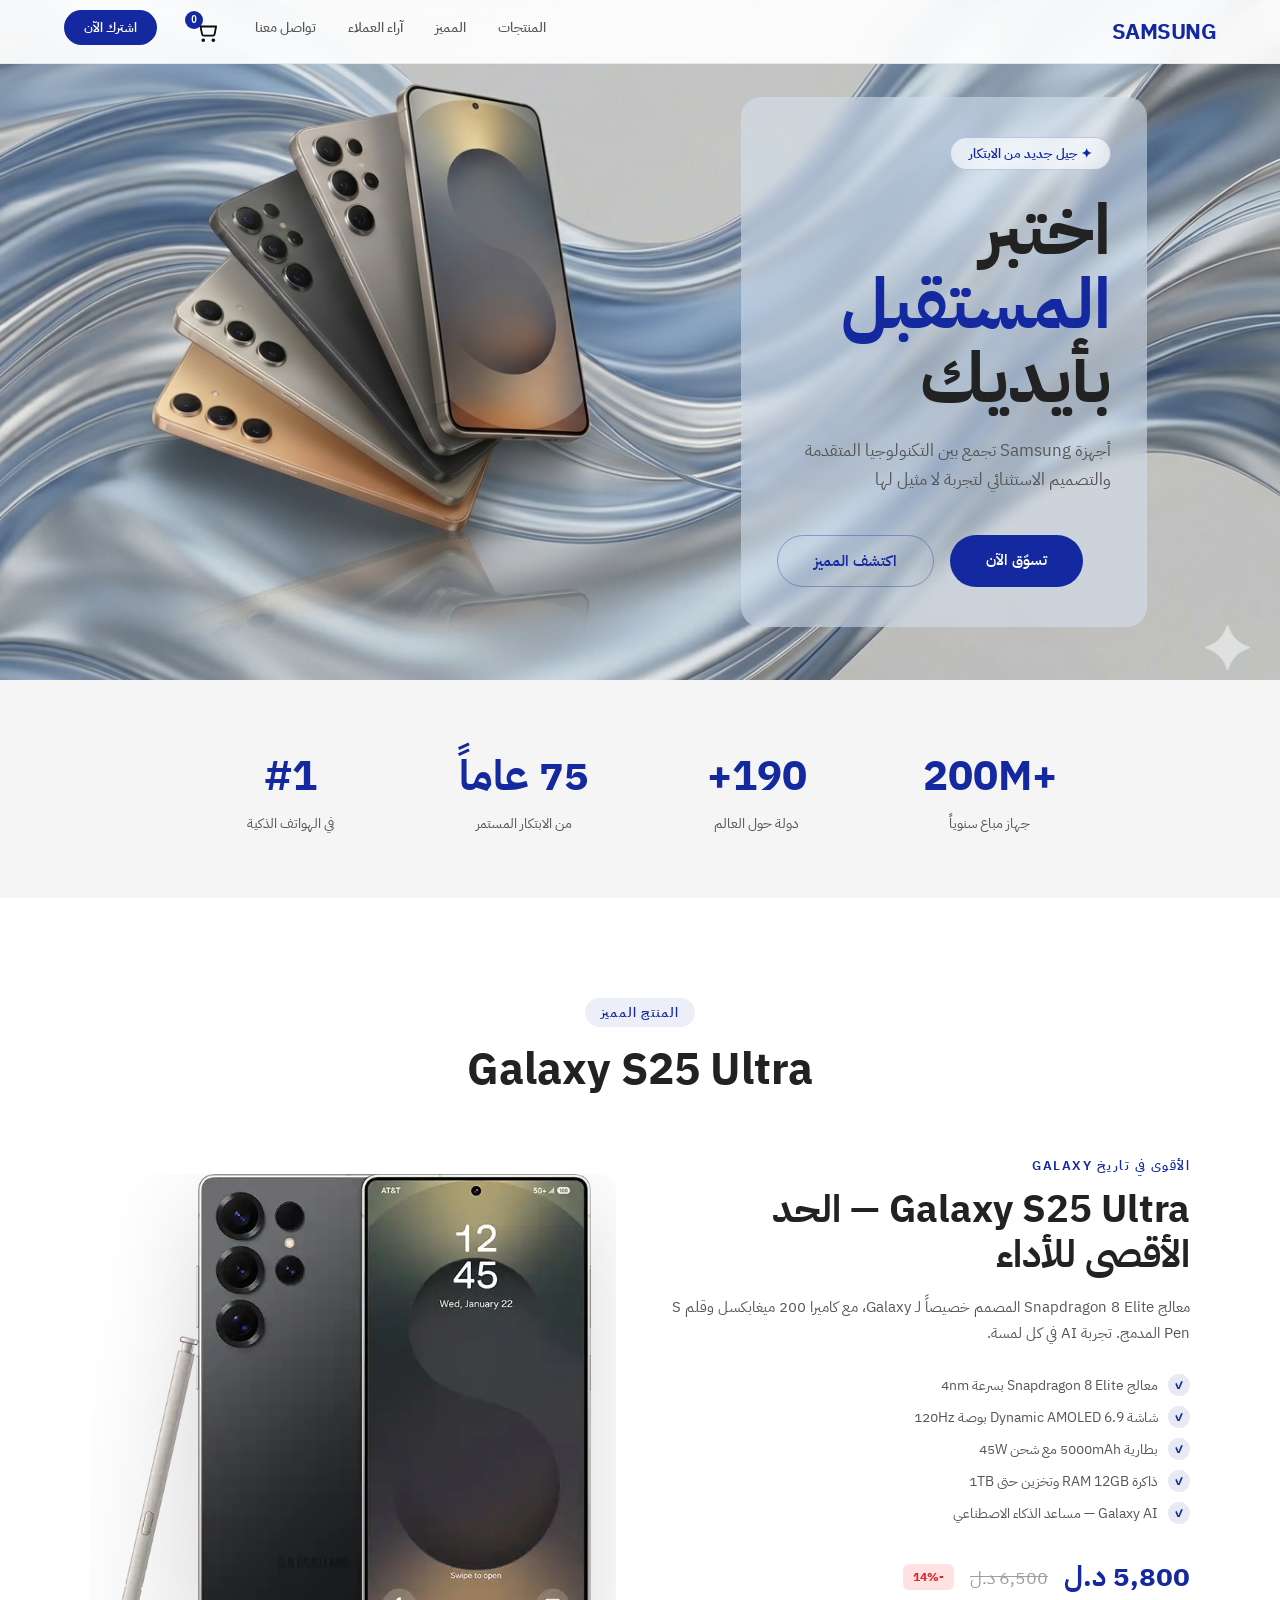
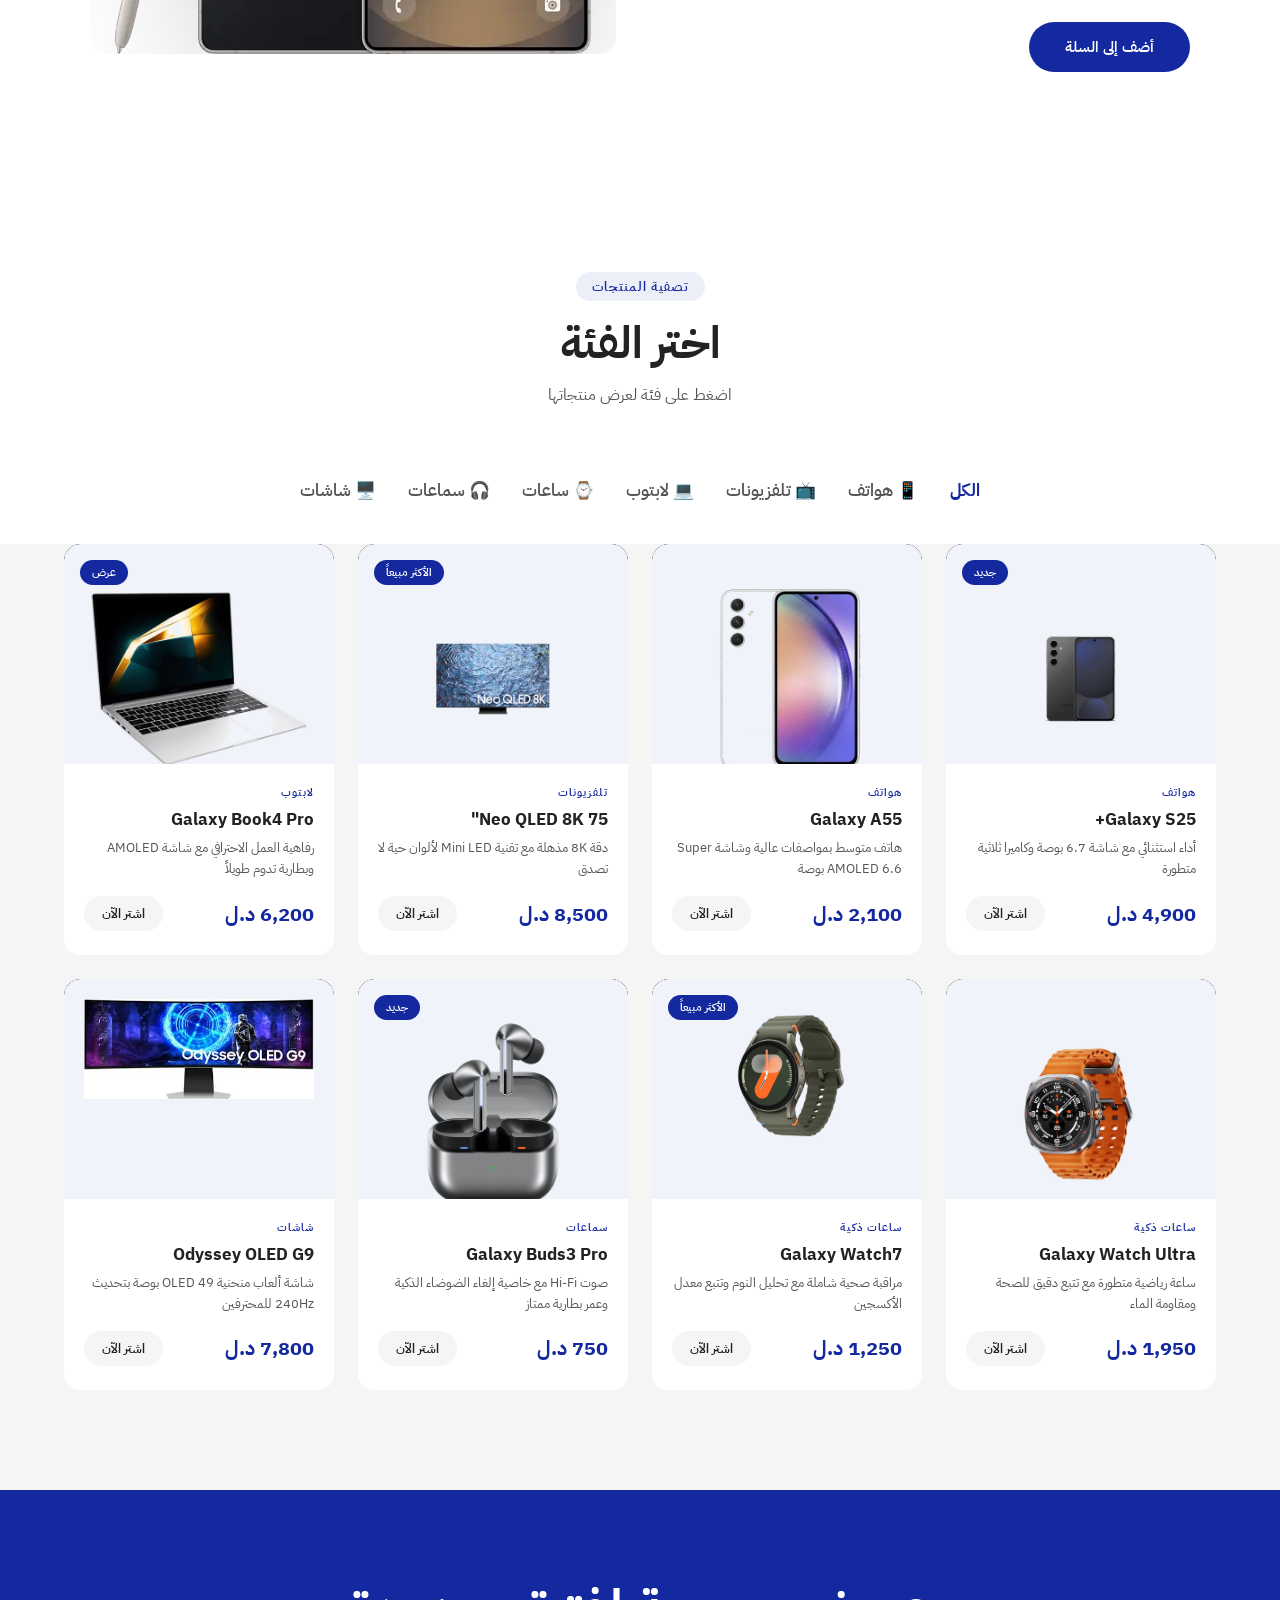
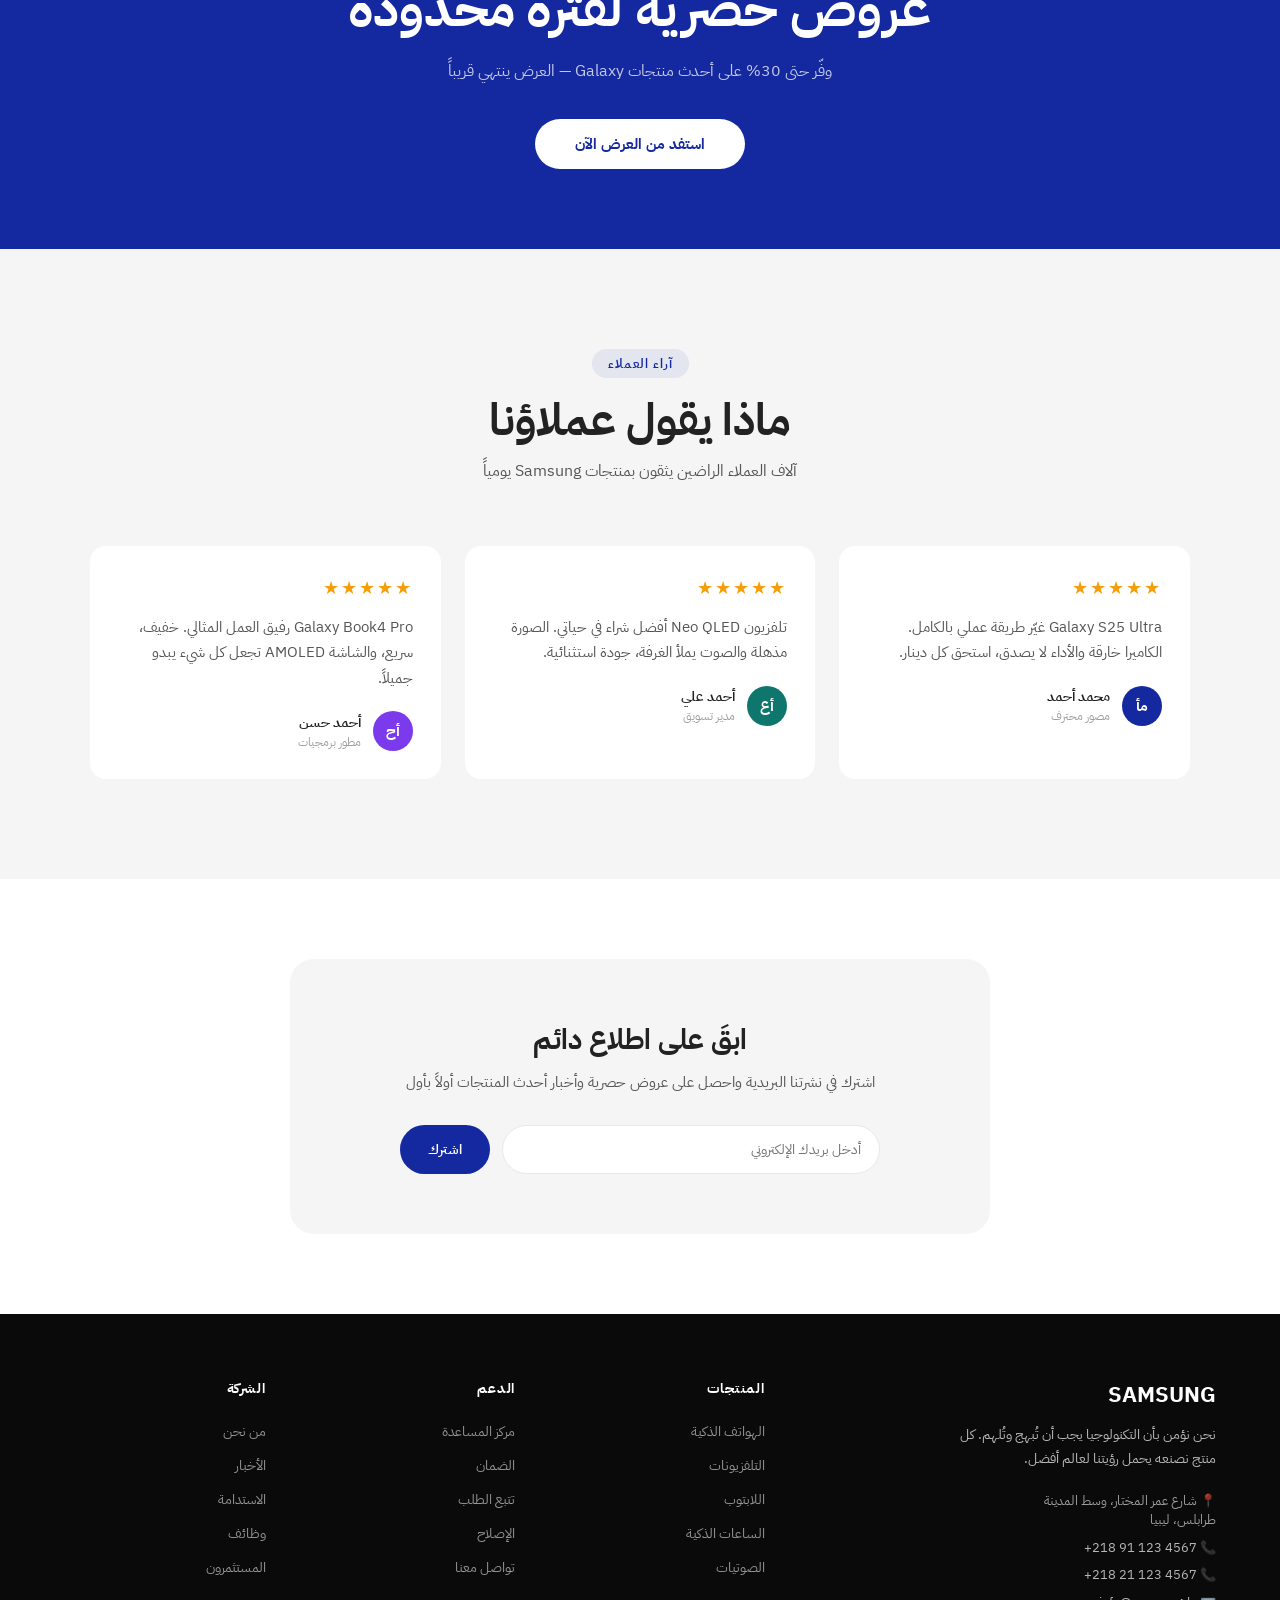
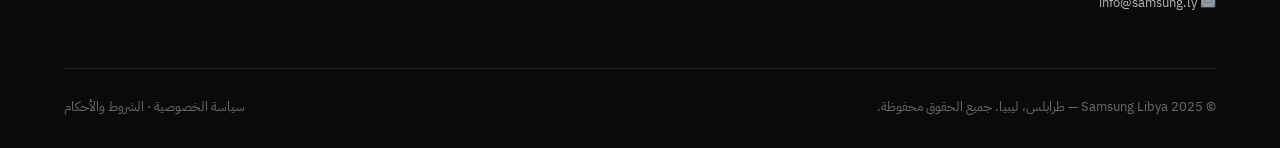
<file: index.html>
<!DOCTYPE html>
<html lang="ar" dir="rtl">
<head>
  <meta charset="UTF-8">
  <meta name="viewport" content="width=device-width, initial-scale=1.0">
  <meta name="description" content="سامسونج - اكتشف أحدث منتجات Samsung من هواتف وتلفزيونات وأجهزة منزلية">
  <meta name="keywords" content="Samsung, سامسونج, هواتف, تلفزيون, أجهزة">
  <meta name="author" content="Samsung Store">
  <title>Samsung - اكتشف الابتكار</title>
  <link rel="preconnect" href="https://fonts.googleapis.com">
  <link href="https://fonts.googleapis.com/css2?family=IBM+Plex+Sans+Arabic:wght@300;400;500;600;700&display=swap" rel="stylesheet">
  <link rel="stylesheet" href="style.css">
</head>
<body>

  <!-- NAVBAR -->
  <nav>
    <a href="#" class="nav-logo">SAMSUNG</a>
    <ul class="nav-links">
      <li><a href="#products">المنتجات</a></li>
      <li><a href="#featured">المميز</a></li>
      <li><a href="#testimonials">آراء العملاء</a></li>
      <li><a href="contact.html" target="_blank">تواصل معنا</a></li>
      <li>
        <button class="cart-btn" onclick="toggleCart()">
          <svg xmlns="http://www.w3.org/2000/svg" width="22" height="22" viewBox="0 0 24 24" fill="none" stroke="currentColor" stroke-width="2" stroke-linecap="round" stroke-linejoin="round">
            <circle cx="9" cy="21" r="1"/><circle cx="20" cy="21" r="1"/>
            <path d="M1 1h4l2.68 13.39a2 2 0 0 0 2 1.61h9.72a2 2 0 0 0 2-1.61L23 6H6"/>
          </svg>
          <span class="cart-count" id="cart-count">0</span>
        </button>
      </li>
      <li><a href="#newsletter" class="nav-cta">اشترك الآن</a></li>
    </ul>
    <!-- زر الجوال: السلة + ☰ -->
    <div class="mob-nav-right">
      <button class="cart-btn" onclick="toggleCart()">
        <svg xmlns="http://www.w3.org/2000/svg" width="22" height="22" viewBox="0 0 24 24" fill="none" stroke="currentColor" stroke-width="2" stroke-linecap="round" stroke-linejoin="round">
          <circle cx="9" cy="21" r="1"/><circle cx="20" cy="21" r="1"/>
          <path d="M1 1h4l2.68 13.39a2 2 0 0 0 2 1.61h9.72a2 2 0 0 0 2-1.61L23 6H6"/>
        </svg>
        <span class="cart-count" id="cart-count-mob">0</span>
      </button>
      <button class="nav-toggle" id="nav-toggle" onclick="toggleMenu()">☰</button>
    </div>
  </nav>

  <!-- MOBILE MENU -->
  <div class="mobile-menu" id="mobile-menu">
    <ul>
      <li><a href="#products" onclick="closeMenu()">المنتجات</a></li>
      <li><a href="#featured" onclick="closeMenu()">المميز</a></li>
      <li><a href="#testimonials" onclick="closeMenu()">آراء العملاء</a></li>
      <li><a href="contact.html" target="_blank" onclick="closeMenu()">تواصل معنا</a></li>
    </ul>
    <a href="#newsletter" class="mob-cta" onclick="closeMenu()">اشترك الآن</a>
  </div>

  <!-- HERO -->
  <section class="hero">
    <img src="2.png" alt="" class="hero-bg-full" />
    <div class="hero-inner">
      <div class="hero-content">
        <span class="hero-badge">✦ جيل جديد من الابتكار</span>
        <h1>اختبر <span>المستقبل</span><br>بأيديك</h1>
        <p>أجهزة Samsung تجمع بين التكنولوجيا المتقدمة والتصميم الاستثنائي لتجربة لا مثيل لها</p>
        <div class="hero-buttons">
          <a href="#products" class="btn-primary">تسوّق الآن</a>
          <a href="#featured" class="btn-outline">اكتشف المميز</a>
        </div>
      </div>
    </div>
  </section>

  <!-- STATS -->
  <div class="stats">
    <div class="stats-grid">
      <div class="stat-item">
        <h3>+200M</h3>
        <p>جهاز مباع سنوياً</p>
      </div>
      <div class="stat-item">
        <h3>190+</h3>
        <p>دولة حول العالم</p>
      </div>
      <div class="stat-item">
        <h3>75 عاماً</h3>
        <p>من الابتكار المستمر</p>
      </div>
      <div class="stat-item">
        <h3>#1</h3>
        <p>في الهواتف الذكية</p>
      </div>
    </div>
  </div>


  <!-- FEATURED PRODUCT -->
  <section class="featured" id="featured">
    <div class="section-header">
      <span class="section-tag">المنتج المميز</span>
      <h2 class="section-title">Galaxy S25 Ultra</h2>
    </div>
    <div class="featured-grid">
      <div class="featured-info">
        <h3>الأقوى في تاريخ Galaxy</h3>
        <h2>Galaxy S25 Ultra — الحد الأقصى للأداء</h2>
        <p>معالج Snapdragon 8 Elite المصمم خصيصاً لـ Galaxy، مع كاميرا 200 ميغابكسل وقلم S Pen المدمج. تجربة AI في كل لمسة.</p>
        <ul class="specs-list">
          <li>معالج Snapdragon 8 Elite بسرعة 4nm</li>
          <li>شاشة Dynamic AMOLED 6.9 بوصة 120Hz</li>
          <li>بطارية 5000mAh مع شحن 45W</li>
          <li>ذاكرة RAM 12GB وتخزين حتى 1TB</li>
          <li>Galaxy AI — مساعد الذكاء الاصطناعي</li>
        </ul>
        <div class="price-row">
          <span class="price">5,800 د.ل</span>
          <span class="price-old">6,500 د.ل</span>
          <span class="discount-badge">-14%</span>
        </div>
        <a href="#" class="btn-primary">أضف إلى السلة</a>
      </div>
      <div class="featured-visual">
        <img src="titanium-black-hero-zoom.jpg" alt="Galaxy S25 Ultra" class="featured-product-img" />
      </div>
    </div>
  </section>
<!-- FILTER SECTION -->
  <section class="search-section" id="products">
    <div class="section-header">
      <span class="section-tag">تصفية المنتجات</span>
      <h2 class="section-title">اختر الفئة</h2>
      <p class="section-sub">اضغط على فئة لعرض منتجاتها</p>
    </div>
    <div class="search-box">
      <div class="filter-tabs">
        <button class="filter-tab filter-tab-active" onclick="filterProducts('all')">الكل</button>
        <button class="filter-tab" onclick="filterProducts('phones')">📱 هواتف</button>
        <button class="filter-tab" onclick="filterProducts('tv')">📺 تلفزيونات</button>
        <button class="filter-tab" onclick="filterProducts('laptop')">💻 لابتوب</button>
        <button class="filter-tab" onclick="filterProducts('watch')">⌚ ساعات</button>
        <button class="filter-tab" onclick="filterProducts('audio')">🎧 سماعات</button>
        <button class="filter-tab" onclick="filterProducts('screen')">🖥️ شاشات</button>
      </div>
    </div>
  </section>

  <!-- PRODUCTS GRID -->
  <section class="products" style="padding-top: 0;">
    <div class="products-grid" id="productsGrid">

      <!-- هواتف -->
      <div class="product-card" data-cat="phones">
        <div class="card-visual card-visual-img">
          <span class="card-badge">جديد</span>
          <img
            src="s25plus.png"
            alt="Galaxy S25+"
            class="card-product-img"
          >
        </div>
        <div class="card-body">
          <div class="card-category">هواتف</div>
          <div class="card-title">Galaxy S25+</div>
          <div class="card-desc">أداء استثنائي مع شاشة 6.7 بوصة وكاميرا ثلاثية متطورة</div>
          <div class="card-footer">
            <span class="card-price">4,900 د.ل</span>
            <a href="#" class="card-btn">اشتر الآن</a>
          </div>
        </div>
      </div>

      <div class="product-card" data-cat="phones">
        <div class="card-visual card-visual-img">
          <img
            src="Samsung-Galaxy-A55.png"
            alt="Galaxy A55"
            class="card-product-img"
          >
        </div>
        <div class="card-body">
          <div class="card-category">هواتف</div>
          <div class="card-title">Galaxy A55</div>
          <div class="card-desc">هاتف متوسط بمواصفات عالية وشاشة Super AMOLED 6.6 بوصة</div>
          <div class="card-footer">
            <span class="card-price">2,100 د.ل</span>
            <a href="#" class="card-btn">اشتر الآن</a>
          </div>
        </div>
      </div>

      <!-- تلفزيونات -->
      <div class="product-card" data-cat="tv">
        <div class="card-visual card-visual-img">
          <span class="card-badge">الأكثر مبيعاً</span>
          <img
            src="qled.png"
            alt="Neo QLED 8K"
            class="card-product-img"
          >
        </div>
        <div class="card-body">
          <div class="card-category">تلفزيونات</div>
          <div class="card-title">Neo QLED 8K 75"</div>
          <div class="card-desc">دقة 8K مذهلة مع تقنية Mini LED لألوان حية لا تصدق</div>
          <div class="card-footer">
            <span class="card-price">8,500 د.ل</span>
            <a href="#" class="card-btn">اشتر الآن</a>
          </div>
        </div>
      </div>

      <!-- لابتوب -->
      <div class="product-card" data-cat="laptop">
        <div class="card-visual card-visual-img">
          <span class="card-badge">عرض</span>
          <img
            src="Galaxy_Book4_Pro1.png"
            alt="Galaxy Book4 Pro"
            class="card-product-img"
          >
        </div>
        <div class="card-body">
          <div class="card-category">لابتوب</div>
          <div class="card-title">Galaxy Book4 Pro</div>
          <div class="card-desc">رفاهية العمل الاحترافي مع شاشة AMOLED وبطارية تدوم طويلاً</div>
          <div class="card-footer">
            <span class="card-price">6,200 د.ل</span>
            <a href="#" class="card-btn">اشتر الآن</a>
          </div>
        </div>
      </div>

      <!-- ساعات -->
      <div class="product-card" data-cat="watch">
        <div class="card-visual card-visual-img">
          <img
            src="Galaxy-Watch-Ultra-1.png"
            alt="Galaxy Watch Ultra"
            class="card-product-img"
          >
        </div>
        <div class="card-body">
          <div class="card-category">ساعات ذكية</div>
          <div class="card-title">Galaxy Watch Ultra</div>
          <div class="card-desc">ساعة رياضية متطورة مع تتبع دقيق للصحة ومقاومة الماء</div>
          <div class="card-footer">
            <span class="card-price">1,950 د.ل</span>
            <a href="#" class="card-btn">اشتر الآن</a>
          </div>
        </div>
      </div>

      <div class="product-card" data-cat="watch">
        <div class="card-visual card-visual-img">
          <span class="card-badge">الأكثر مبيعاً</span>
          <img
            src="watch34343.jpg"
            alt="Galaxy Watch7"
            class="card-product-img watch-img"
          >
        </div>
        <div class="card-body">
          <div class="card-category">ساعات ذكية</div>
          <div class="card-title">Galaxy Watch7</div>
          <div class="card-desc">مراقبة صحية شاملة مع تحليل النوم وتتبع معدل الأكسجين</div>
          <div class="card-footer">
            <span class="card-price">1,250 د.ل</span>
            <a href="#" class="card-btn">اشتر الآن</a>
          </div>
        </div>
      </div>

      <!-- سماعات -->
      <div class="product-card" data-cat="audio">
        <div class="card-visual card-visual-img">
          <span class="card-badge">جديد</span>
          <img
            src="Galaxy_Buds3_Pro.png"
            alt="Galaxy Buds3 Pro"
            class="card-product-img"
          >
        </div>
        <div class="card-body">
          <div class="card-category">سماعات</div>
          <div class="card-title">Galaxy Buds3 Pro</div>
          <div class="card-desc">صوت Hi-Fi مع خاصية إلغاء الضوضاء الذكية وعمر بطارية ممتاز</div>
          <div class="card-footer">
            <span class="card-price">750 د.ل</span>
            <a href="#" class="card-btn">اشتر الآن</a>
          </div>
        </div>
      </div>

      <!-- شاشات -->
      <div class="product-card" data-cat="screen">
        <div class="card-visual card-visual-img">
          <img
            src="12222121212.jpg"
            alt="Odyssey OLED G9"
            class="card-product-img odyssey-img"
          >
        </div>
        <div class="card-body">
          <div class="card-category">شاشات</div>
          <div class="card-title">Odyssey OLED G9</div>
          <div class="card-desc">شاشة ألعاب منحنية OLED 49 بوصة بتحديث 240Hz للمحترفين</div>
          <div class="card-footer">
            <span class="card-price">7,800 د.ل</span>
            <a href="#" class="card-btn">اشتر الآن</a>
          </div>
        </div>
      </div>

    </div>
  </section>

  <!-- PROMO BANNER -->
  <section class="promo-banner">
    <h2>عروض حصرية لفترة محدودة</h2>
    <p>وفّر حتى 30% على أحدث منتجات Galaxy — العرض ينتهي قريباً</p>
    <a href="#products" class="btn-white">استفد من العرض الآن</a>
  </section>

  <!-- TESTIMONIALS -->
  <section class="testimonials" id="testimonials">
    <div class="section-header">
      <span class="section-tag">آراء العملاء</span>
      <h2 class="section-title">ماذا يقول عملاؤنا</h2>
      <p class="section-sub">آلاف العملاء الراضين يثقون بمنتجات Samsung يومياً</p>
    </div>
    <div class="t-grid">
      <div class="t-card">
        <div class="t-stars">★★★★★</div>
        <p class="t-text">Galaxy S25 Ultra غيّر طريقة عملي بالكامل. الكاميرا خارقة والأداء لا يصدق، استحق كل دينار.</p>
        <div class="t-author">
          <div class="t-avatar" style="background: var(--blue);">مأ</div>
          <div>
            <div class="t-name">محمد أحمد</div>
            <div class="t-role">مصور محترف</div>
          </div>
        </div>
      </div>
      <div class="t-card">
        <div class="t-stars">★★★★★</div>
        <p class="t-text">تلفزيون Neo QLED أفضل شراء في حياتي. الصورة مذهلة والصوت يملأ الغرفة، جودة استثنائية.</p>
        <div class="t-author">
          <div class="t-avatar" style="background: #0f766e;">أع</div>
          <div>
            <div class="t-name">أحمد علي</div>
            <div class="t-role">مدير تسويق</div>
          </div>
        </div>
      </div>
      <div class="t-card">
        <div class="t-stars">★★★★★</div>
        <p class="t-text">Galaxy Book4 Pro رفيق العمل المثالي. خفيف، سريع، والشاشة AMOLED تجعل كل شيء يبدو جميلاً.</p>
        <div class="t-author">
          <div class="t-avatar" style="background: #7c3aed;">أح</div>
          <div>
            <div class="t-name">أحمد حسن</div>
            <div class="t-role">مطور برمجيات</div>
          </div>
        </div>
      </div>
    </div>
  </section>

  <!-- NEWSLETTER -->
  <section class="newsletter" id="newsletter">
    <div class="newsletter-box">
      <h2>ابقَ على اطلاع دائم</h2>
      <p>اشترك في نشرتنا البريدية واحصل على عروض حصرية وأخبار أحدث المنتجات أولاً بأول</p>
      <div class="form-row">
        <input type="email" placeholder="أدخل بريدك الإلكتروني">
        <button type="button">اشترك</button>
      </div>
    </div>
  </section>

  <!-- FOOTER -->
  <footer>
    <div class="footer-grid">
      <div class="footer-brand">
        <h3>SAMSUNG</h3>
        <p>نحن نؤمن بأن التكنولوجيا يجب أن تُبهج وتُلهم. كل منتج نصنعه يحمل رؤيتنا لعالم أفضل.</p>
        <address class="footer-address">
          <p>📍 شارع عمر المختار، وسط المدينة<br>طرابلس، ليبيا</p>
          <p>📞 <a href="tel:+218911234567">‎+218 91 123 4567</a></p>
          <p>📞 <a href="tel:+218211234567">‎+218 21 123 4567</a></p>
          <p>✉️ <a href="mailto:info@samsung.ly">info@samsung.ly</a></p>
        </address>
      </div>
      <div class="footer-col">
        <h4>المنتجات</h4>
        <ul>
          <li><a href="#">الهواتف الذكية</a></li>
          <li><a href="#">التلفزيونات</a></li>
          <li><a href="#">اللابتوب</a></li>
          <li><a href="#">الساعات الذكية</a></li>
          <li><a href="#">الصوتيات</a></li>
        </ul>
      </div>
      <div class="footer-col">
        <h4>الدعم</h4>
        <ul>
          <li><a href="#">مركز المساعدة</a></li>
          <li><a href="#">الضمان</a></li>
          <li><a href="#">تتبع الطلب</a></li>
          <li><a href="#">الإصلاح</a></li>
          <li><a href="#">تواصل معنا</a></li>
        </ul>
      </div>
      <div class="footer-col">
        <h4>الشركة</h4>
        <ul>
          <li><a href="#">من نحن</a></li>
          <li><a href="#">الأخبار</a></li>
          <li><a href="#">الاستدامة</a></li>
          <li><a href="#">وظائف</a></li>
          <li><a href="#">المستثمرون</a></li>
        </ul>
      </div>
    </div>
    <div class="footer-bottom">
      <span>© 2025 Samsung Libya — طرابلس، ليبيا. جميع الحقوق محفوظة.</span>
      <span>سياسة الخصوصية · الشروط والأحكام</span>
    </div>
  </footer>

  <script src="script.js"></script>
</body>
</html>
</file>
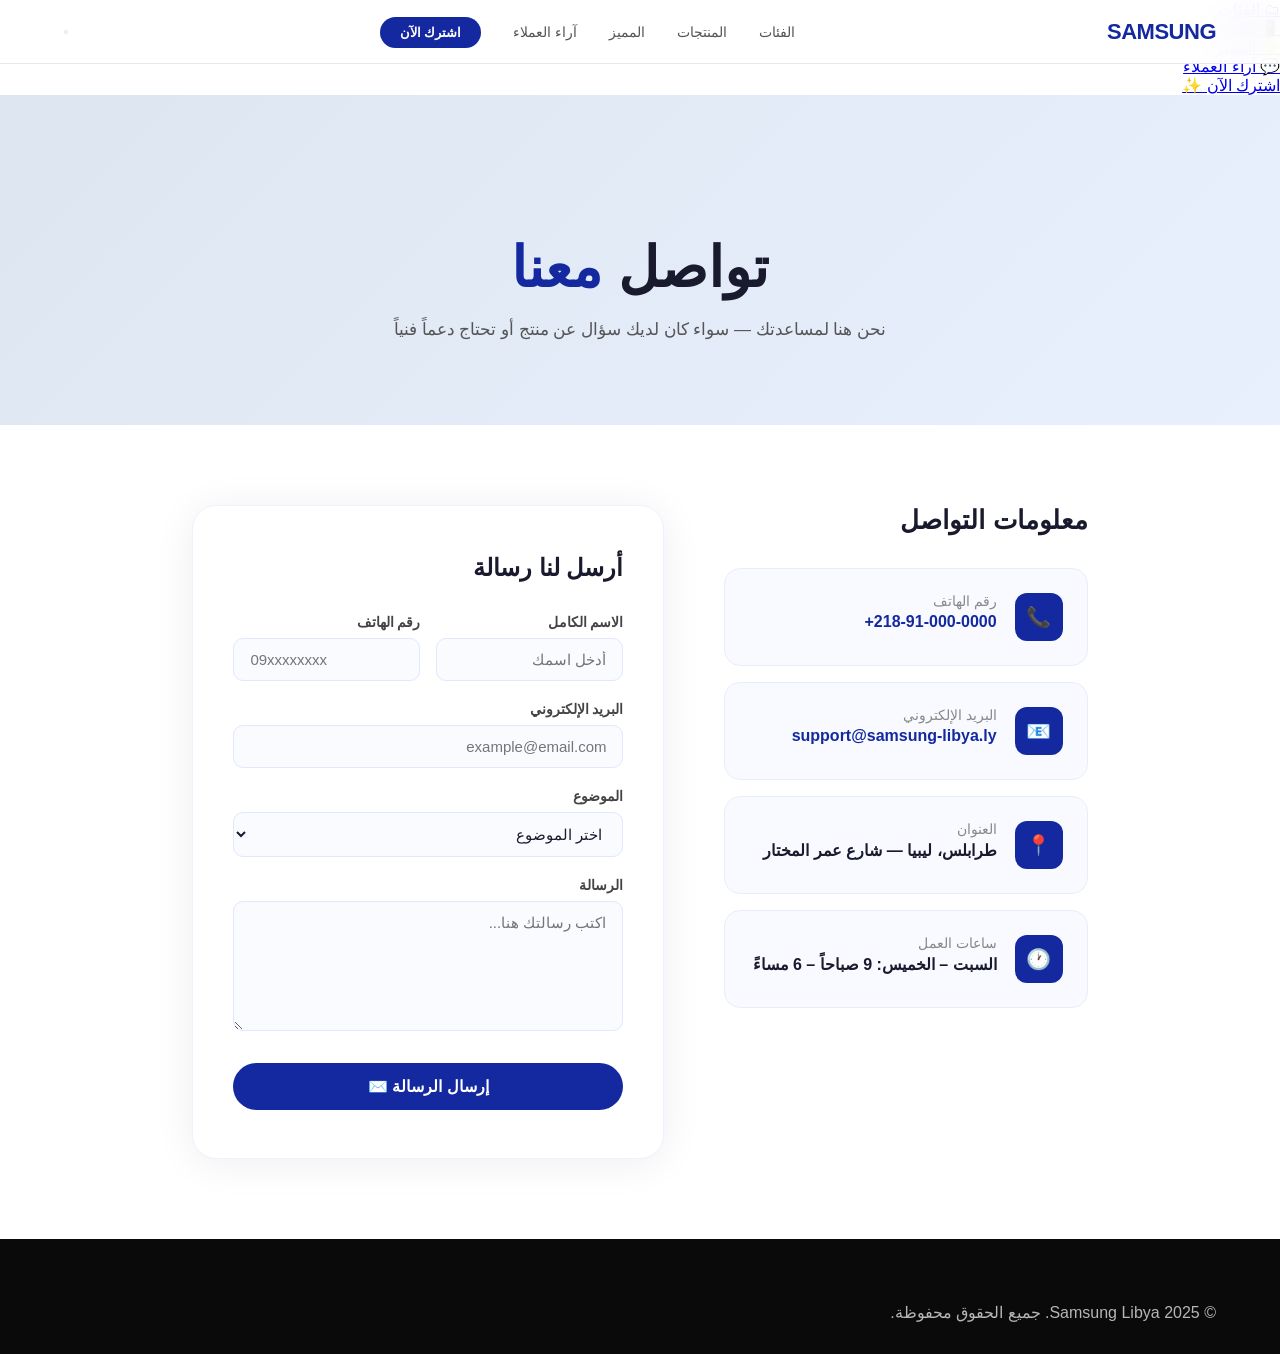
<file: contact.html>
<!DOCTYPE html>
<html lang="ar" dir="rtl">
<head>
  <meta charset="UTF-8" />
  <meta name="viewport" content="width=device-width, initial-scale=1.0" />
  <title>تواصل معنا — Samsung Libya</title>
  <link rel="stylesheet" href="style.css" />
  <style>
    /* ===== CONTACT PAGE ===== */
    .contact-hero {
      background: linear-gradient(135deg, #dde6f0 0%, #e8f0fe 100%);
      padding: 140px 8% 80px;
      text-align: center;
    }

    .contact-hero h1 {
      font-size: clamp(32px, 5vw, 56px);
      font-weight: 700;
      color: #1a1a2e;
      margin-bottom: 16px;
    }

    .contact-hero h1 span { color: #1428a0; }

    .contact-hero p {
      font-size: 17px;
      color: #555;
      max-width: 500px;
      margin: 0 auto;
      line-height: 1.7;
    }

    /* ===== CONTACT SECTION ===== */
    .contact-section {
      padding: 80px 8%;
      max-width: 1100px;
      margin: 0 auto;
      display: grid;
      grid-template-columns: 1fr 1.3fr;
      gap: 60px;
      align-items: start;
    }

    /* معلومات التواصل */
    .contact-info h2 {
      font-size: 26px;
      font-weight: 700;
      color: #1a1a2e;
      margin-bottom: 32px;
    }

    .info-card {
      display: flex;
      align-items: flex-start;
      gap: 18px;
      padding: 24px;
      background: #f8faff;
      border-radius: 16px;
      margin-bottom: 16px;
      border: 1px solid #e8eef8;
      transition: box-shadow 0.3s;
    }

    .info-card:hover {
      box-shadow: 0 8px 24px rgba(20,40,160,0.08);
    }

    .info-icon {
      width: 48px;
      height: 48px;
      background: #1428a0;
      border-radius: 12px;
      display: flex;
      align-items: center;
      justify-content: center;
      flex-shrink: 0;
      font-size: 20px;
    }

    .info-text h4 {
      font-size: 14px;
      color: #888;
      margin-bottom: 4px;
      font-weight: 500;
    }

    .info-text p {
      font-size: 16px;
      color: #1a1a2e;
      font-weight: 600;
      margin: 0;
    }

    .info-text a {
      color: #1428a0;
      text-decoration: none;
    }

    /* الفورم */
    .contact-form-wrap {
      background: #fff;
      border-radius: 24px;
      padding: 48px 40px;
      box-shadow: 0 4px 40px rgba(0,0,0,0.07);
      border: 1px solid #eef2ff;
    }

    .contact-form-wrap h2 {
      font-size: 24px;
      font-weight: 700;
      color: #1a1a2e;
      margin-bottom: 32px;
    }

    .form-group {
      margin-bottom: 20px;
    }

    .form-group label {
      display: block;
      font-size: 14px;
      font-weight: 600;
      color: #444;
      margin-bottom: 8px;
    }

    .form-group input,
    .form-group select,
    .form-group textarea {
      width: 100%;
      padding: 12px 16px;
      border: 1.5px solid #e0e7ff;
      border-radius: 10px;
      font-size: 15px;
      font-family: 'IBM Plex Sans Arabic', sans-serif;
      color: #1a1a2e;
      background: #fafbff;
      transition: border-color 0.2s, box-shadow 0.2s;
      outline: none;
      box-sizing: border-box;
    }

    .form-group input:focus,
    .form-group select:focus,
    .form-group textarea:focus {
      border-color: #1428a0;
      box-shadow: 0 0 0 3px rgba(20,40,160,0.08);
      background: #fff;
    }

    .form-group textarea {
      resize: vertical;
      min-height: 130px;
    }

    .form-row {
      display: grid;
      grid-template-columns: 1fr 1fr;
      gap: 16px;
    }

    .submit-btn {
      width: 100%;
      padding: 14px;
      background: #1428a0;
      color: #fff;
      border: none;
      border-radius: 50px;
      font-size: 16px;
      font-weight: 700;
      font-family: 'IBM Plex Sans Arabic', sans-serif;
      cursor: pointer;
      transition: background 0.2s, transform 0.2s;
      margin-top: 8px;
    }

    .submit-btn:hover {
      background: #0f1f80;
      transform: translateY(-2px);
    }

    .success-msg {
      display: none;
      text-align: center;
      padding: 20px;
      background: #f0fdf4;
      border-radius: 12px;
      color: #16a34a;
      font-weight: 600;
      font-size: 16px;
      margin-top: 16px;
      border: 1px solid #bbf7d0;
    }

    /* responsive */
    @media (max-width: 768px) {
      .contact-section {
        grid-template-columns: 1fr;
        gap: 40px;
        padding: 60px 6%;
      }
      .form-row { grid-template-columns: 1fr; }
      .contact-form-wrap { padding: 32px 24px; }
    }
  </style>
</head>
<body>

  <!-- NAV -->
  <nav>
    <a href="index.html" class="nav-logo">SAMSUNG</a>
    <ul class="nav-links">
      <li><a href="index.html#categories">الفئات</a></li>
      <li><a href="index.html#products">المنتجات</a></li>
      <li><a href="index.html#featured">المميز</a></li>
      <li><a href="index.html#testimonials">آراء العملاء</a></li>
      <li><a href="index.html#newsletter" class="nav-cta">اشترك الآن</a></li>
    </ul>

    <!-- زر الهمبرغر (جوال فقط) -->
    <button class="nav-hamburger" id="nav-hamburger" aria-label="فتح القائمة" onclick="toggleMobileMenu()">
      <span></span><span></span><span></span>
    </button>
  </nav>

  <!-- القائمة الجانبية للجوال -->
  <div class="nav-drawer" id="nav-drawer">
    <ul>
      <li><a href="index.html#categories" onclick="closeMobileMenu()">🗂 الفئات</a></li>
      <li><a href="index.html#products" onclick="closeMobileMenu()">📱 المنتجات</a></li>
      <li><a href="index.html#featured" onclick="closeMobileMenu()">⭐ المميز</a></li>
      <li><a href="index.html#testimonials" onclick="closeMobileMenu()">💬 آراء العملاء</a></li>
    </ul>
    <a href="index.html#newsletter" class="nav-cta-drawer" onclick="closeMobileMenu()">اشترك الآن ✨</a>
  </div>
  <div class="nav-overlay" id="nav-overlay" onclick="closeMobileMenu()"></div>

  <!-- HERO -->
  <div class="contact-hero">
    <h1>تواصل <span>معنا</span></h1>
    <p>نحن هنا لمساعدتك — سواء كان لديك سؤال عن منتج أو تحتاج دعماً فنياً</p>
  </div>

  <!-- CONTACT SECTION -->
  <div class="contact-section">

    <!-- معلومات التواصل -->
    <div class="contact-info">
      <h2>معلومات التواصل</h2>

      <div class="info-card">
        <div class="info-icon">📞</div>
        <div class="info-text">
          <h4>رقم الهاتف</h4>
          <p><a href="tel:+218910000000">218-91-000-0000+</a></p>
        </div>
      </div>

      <div class="info-card">
        <div class="info-icon">📧</div>
        <div class="info-text">
          <h4>البريد الإلكتروني</h4>
          <p><a href="mailto:support@samsung-libya.ly">support@samsung-libya.ly</a></p>
        </div>
      </div>

      <div class="info-card">
        <div class="info-icon">📍</div>
        <div class="info-text">
          <h4>العنوان</h4>
          <p>طرابلس، ليبيا — شارع عمر المختار</p>
        </div>
      </div>

      <div class="info-card">
        <div class="info-icon">🕐</div>
        <div class="info-text">
          <h4>ساعات العمل</h4>
          <p>السبت – الخميس: 9 صباحاً – 6 مساءً</p>
        </div>
      </div>
    </div>

    <!-- الفورم -->
    <div class="contact-form-wrap">
      <h2>أرسل لنا رسالة</h2>

      <div class="form-row">
        <div class="form-group">
          <label>الاسم الكامل</label>
          <input type="text" id="name" placeholder="أدخل اسمك" />
        </div>
        <div class="form-group">
          <label>رقم الهاتف</label>
          <input type="tel" id="phone" placeholder="09xxxxxxxx" />
        </div>
      </div>

      <div class="form-group">
        <label>البريد الإلكتروني</label>
        <input type="email" id="email" placeholder="example@email.com" />
      </div>

      <div class="form-group">
        <label>الموضوع</label>
        <select id="subject">
          <option value="">اختر الموضوع</option>
          <option>استفسار عن منتج</option>
          <option>دعم فني</option>
          <option>طلب ضمان</option>
          <option>شكوى</option>
          <option>أخرى</option>
        </select>
      </div>

      <div class="form-group">
        <label>الرسالة</label>
        <textarea id="message" placeholder="اكتب رسالتك هنا..."></textarea>
      </div>

      <button class="submit-btn" onclick="sendMessage()">إرسال الرسالة ✉️</button>
      <div class="success-msg" id="success-msg">✓ تم إرسال رسالتك بنجاح! سنتواصل معك قريباً.</div>
    </div>

  </div>

  <!-- FOOTER -->
  <footer class="footer">
    <div class="footer-inner">
      <p class="footer-copy">© 2025 Samsung Libya. جميع الحقوق محفوظة.</p>
    </div>
  </footer>

  <script>
    function sendMessage() {
      const name = document.getElementById('name').value.trim();
      const email = document.getElementById('email').value.trim();
      const message = document.getElementById('message').value.trim();

      if (!name || !email || !message) {
        alert('يرجى تعبئة الاسم والإيميل والرسالة على الأقل');
        return;
      }

      const btn = document.querySelector('.submit-btn');
      btn.textContent = 'جاري الإرسال...';
      btn.disabled = true;

      setTimeout(() => {
        document.getElementById('success-msg').style.display = 'block';
        btn.textContent = '✓ تم الإرسال';
        btn.style.background = '#16a34a';
        document.getElementById('name').value = '';
        document.getElementById('email').value = '';
        document.getElementById('phone').value = '';
        document.getElementById('message').value = '';
        document.getElementById('subject').value = '';
      }, 1200);
    }

    // Navbar scroll effect
    const nav = document.querySelector('nav');
    window.addEventListener('scroll', () => {
      nav.style.background = window.scrollY > 60
        ? 'rgba(255,255,255,0.98)'
        : 'rgba(255,255,255,0.92)';
    });

    // Mobile menu
    function toggleMobileMenu() {
      const drawer    = document.getElementById('nav-drawer');
      const hamburger = document.getElementById('nav-hamburger');
      const overlay   = document.getElementById('nav-overlay');
      const isOpen    = drawer.classList.contains('open');
      if (isOpen) { closeMobileMenu(); }
      else {
        drawer.classList.add('open');
        hamburger.classList.add('open');
        overlay.classList.add('open');
        document.body.style.overflow = 'hidden';
      }
    }

    function closeMobileMenu() {
      ['nav-drawer','nav-hamburger','nav-overlay'].forEach(id => {
        const el = document.getElementById(id);
        if (el) el.classList.remove('open');
      });
      document.body.style.overflow = '';
    }
  </script>

</body>
</html>
</file>
<file: style.css>
/* ========================================
   Samsung Libya — style.css
   ======================================== */

:root {
  --black: #0a0a0a;
  --white: #ffffff;
  --blue: #1428a0;
  --blue-light: #2541c0;
  --gray-100: #f5f5f5;
  --gray-200: #e8e8e8;
  --gray-400: #9e9e9e;
  --gray-600: #555555;
  --gray-800: #222222;
  --accent: #1428a0;
  --radius: 16px;
  --radius-sm: 8px;
  --transition: 0.35s cubic-bezier(0.4, 0, 0.2, 1);
}

* {
  margin: 0;
  padding: 0;
  box-sizing: border-box;
}

html {
  scroll-behavior: smooth;
}

body {
  font-family: 'IBM Plex Sans Arabic', sans-serif;
  background: var(--white);
  color: var(--black);
  direction: rtl;
  overflow-x: hidden;
}

/* ===== NAVBAR ===== */
nav {
  position: fixed;
  top: 0;
  right: 0;
  left: 0;
  z-index: 100;
  background: rgba(255,255,255,0.92);
  backdrop-filter: blur(16px);
  border-bottom: 1px solid var(--gray-200);
  display: flex;
  align-items: center;
  justify-content: space-between;
  padding: 0 5%;
  height: 64px;
  transition: background var(--transition);
}

.nav-logo {
  font-size: 22px;
  font-weight: 700;
  color: var(--blue);
  letter-spacing: -0.5px;
  text-decoration: none;
}

.nav-links {
  display: flex;
  list-style: none;
  gap: 32px;
}

.nav-links a {
  text-decoration: none;
  color: var(--gray-600);
  font-size: 14px;
  font-weight: 500;
  transition: color var(--transition);
  position: relative;
}

.nav-links a::after {
  content: '';
  position: absolute;
  bottom: -4px;
  right: 0;
  width: 0;
  height: 2px;
  background: var(--blue);
  transition: width var(--transition);
}

.nav-links a:hover { color: var(--blue); }
.nav-links a:hover::after { width: 100%; }

.nav-cta {
  background: var(--blue);
  color: var(--white) !important;
  padding: 8px 20px;
  border-radius: 50px;
  font-size: 13px !important;
  font-weight: 600 !important;
  transition: background var(--transition), transform var(--transition) !important;
}

.nav-cta:hover {
  background: var(--blue-light) !important;
  color: var(--white) !important;
  transform: translateY(-1px);
}

.nav-cta::after { display: none !important; }

.hero {
  height: 100vh;
  max-height: 680px;
  background: #d6e2f0;
  display: flex;
  align-items: center;
  justify-content: center;
  padding-top: 64px;
  position: relative;
  overflow: hidden;
}

.hero-bg-full {
  position: absolute;
  inset: 0;
  width: 100%;
  height: 100%;
  object-fit: cover;
  object-position: left center;
  z-index: 0;
  display: block;
}

.hero-inner {
  display: flex;
  align-items: center;
  justify-content: flex-start;
  width: 100%;
  max-width: 1200px;
  height: 100%;
  position: relative;
  z-index: 1;
  padding: 0 6%;
}

.hero-content {
  flex: 0 0 40%;
  text-align: right;
  background: rgba(214, 226, 240, 0.55);
  backdrop-filter: blur(6px);
  border-radius: 20px;
  padding: 40px 36px;
  margin-top: 80px;
  animation: fadeInUp 0.9s ease 0.1s both;
}

.hero-badge {
  display: inline-block;
  background: rgba(255,255,255,0.60);
  color: var(--blue);
  border: 1px solid rgba(20,40,160,0.22);
  padding: 6px 18px;
  border-radius: 50px;
  font-size: 13px;
  font-weight: 600;
  margin-bottom: 24px;
  backdrop-filter: blur(8px);
  animation: fadeInDown 0.8s ease forwards;
}

.hero h1 {
  font-size: clamp(38px, 5.5vw, 72px);
  font-weight: 700;
  color: var(--gray-800);
  line-height: 1.05;
  margin-bottom: 20px;
}

.hero h1 span { color: var(--blue); }

.hero p {
  font-size: clamp(14px, 1.5vw, 17px);
  color: var(--gray-600);
  max-width: 400px;
  margin: 0 0 40px;
  line-height: 1.75;
}

.hero-buttons {
  display: flex;
  gap: 16px;
  flex-wrap: wrap;
  justify-content: flex-end;
  animation: fadeInUp 1s ease 0.3s both;
}

.btn-primary {
  background: var(--blue);
  color: var(--white);
  padding: 14px 36px;
  border-radius: 50px;
  text-decoration: none;
  font-size: 15px;
  font-weight: 600;
  transition: background var(--transition), transform var(--transition), box-shadow var(--transition);
  display: inline-block;
}

.btn-primary:hover {
  background: var(--blue-light);
  transform: translateY(-2px);
  box-shadow: 0 12px 32px rgba(20,40,160,0.4);
}

.btn-outline {
  background: transparent;
  color: var(--blue);
  padding: 14px 36px;
  border-radius: 50px;
  text-decoration: none;
  font-size: 15px;
  font-weight: 600;
  border: 1.5px solid rgba(20,40,160,0.35);
  transition: border-color var(--transition), transform var(--transition), background var(--transition);
  display: inline-block;
}

.btn-outline:hover {
  border-color: var(--blue);
  background: rgba(20,40,160,0.06);
  transform: translateY(-2px);
}

/* ===== STATS ===== */
.stats {
  background: var(--gray-100);
  padding: 64px 5%;
}

.stats-grid {
  display: grid;
  grid-template-columns: repeat(auto-fit, minmax(160px, 1fr));
  gap: 32px;
  max-width: 900px;
  margin: 0 auto;
  text-align: center;
}

.stat-item h3 {
  font-size: 42px;
  font-weight: 700;
  color: var(--blue);
  margin-bottom: 6px;
}

.stat-item p {
  font-size: 14px;
  color: var(--gray-600);
  font-weight: 400;
}

/* ===== SECTION COMMON ===== */
section { padding: 100px 5%; }

.section-header {
  text-align: center;
  margin-bottom: 60px;
}

.section-tag {
  display: inline-block;
  background: rgba(20,40,160,0.08);
  color: var(--blue);
  padding: 5px 16px;
  border-radius: 50px;
  font-size: 13px;
  font-weight: 600;
  margin-bottom: 16px;
  text-transform: uppercase;
  letter-spacing: 1px;
}

.section-title {
  font-size: clamp(28px, 4vw, 44px);
  font-weight: 700;
  color: var(--gray-800);
  margin-bottom: 12px;
  line-height: 1.2;
}

.section-sub {
  font-size: 16px;
  color: var(--gray-600);
  max-width: 520px;
  margin: 0 auto;
  line-height: 1.7;
}

/* ===== FEATURED PRODUCT ===== */
.featured { background: var(--white); }

.featured-grid {
  display: grid;
  grid-template-columns: 1fr 1fr;
  gap: 48px;
  align-items: center;
  max-width: 1100px;
  margin: 0 auto;
}

.featured-visual {
  border-radius: var(--radius);
  text-align: center;
  position: relative;
  overflow: hidden;
  padding: 0;
  background: transparent;
}

.featured-img-bg {
  background: #f0f3fa;
  border-radius: var(--radius);
  padding: 0;
  position: relative;
  overflow: hidden;
  min-height: 480px;
  display: flex;
  align-items: center;
  justify-content: center;
}

.featured-img-bg::before {
  content: '';
  position: absolute;
  top: -80px;
  right: -80px;
  width: 300px;
  height: 300px;
  background: radial-gradient(circle, rgba(20,40,160,0.12) 0%, transparent 70%);
  pointer-events: none;
}

.featured-img-bg::after {
  content: '';
  position: absolute;
  bottom: -60px;
  left: -40px;
  width: 220px;
  height: 220px;
  background: radial-gradient(circle, rgba(59,130,246,0.15) 0%, transparent 70%);
  pointer-events: none;
}

.product-img-placeholder {
  width: 220px;
  height: 380px;
  background: linear-gradient(160deg, #e0e7ff 0%, #c7d2fe 100%);
  border-radius: 28px;
  margin: 0 auto;
  display: flex;
  align-items: center;
  justify-content: center;
  font-size: 64px;
  color: var(--blue);
  font-weight: 700;
  box-shadow: 0 24px 48px rgba(20,40,160,0.2);
  position: relative;
  z-index: 1;
  transition: transform var(--transition);
}

.featured-visual:hover .product-img-placeholder {
  transform: translateY(-8px) rotate(-1deg);
}

.featured-info h3 {
  font-size: 13px;
  color: var(--blue);
  font-weight: 600;
  text-transform: uppercase;
  letter-spacing: 1.5px;
  margin-bottom: 12px;
}

.featured-info h2 {
  font-size: clamp(24px, 3.5vw, 38px);
  font-weight: 700;
  color: var(--gray-800);
  line-height: 1.2;
  margin-bottom: 16px;
}

.featured-info p {
  font-size: 15px;
  color: var(--gray-600);
  line-height: 1.75;
  margin-bottom: 28px;
}

.specs-list {
  list-style: none;
  display: flex;
  flex-direction: column;
  gap: 10px;
  margin-bottom: 32px;
}

.specs-list li {
  display: flex;
  align-items: center;
  gap: 10px;
  font-size: 14px;
  color: var(--gray-600);
}

.specs-list li::before {
  content: '✓';
  width: 22px;
  height: 22px;
  background: rgba(20,40,160,0.1);
  color: var(--blue);
  border-radius: 50%;
  display: flex;
  align-items: center;
  justify-content: center;
  font-size: 11px;
  font-weight: 700;
  flex-shrink: 0;
}

.price-row {
  display: flex;
  align-items: center;
  gap: 16px;
  margin-bottom: 24px;
}

.price {
  font-size: 28px;
  font-weight: 700;
  color: var(--blue);
}

.price-old {
  font-size: 18px;
  color: var(--gray-400);
  text-decoration: line-through;
}

.discount-badge {
  background: #fee2e2;
  color: #dc2626;
  padding: 4px 10px;
  border-radius: 6px;
  font-size: 12px;
  font-weight: 700;
}

/* ===== PRODUCTS GRID ===== */
.products { background: var(--gray-100); }

.products-grid {
  display: grid;
  grid-template-columns: repeat(4, 1fr);
  gap: 24px;
  max-width: 1200px;
  margin: 0 auto;
}

.product-card {
  background: var(--white);
  border-radius: var(--radius);
  overflow: hidden;
  transition: transform var(--transition), box-shadow var(--transition);
  cursor: pointer;
}

.product-card:hover {
  transform: translateY(-8px);
  box-shadow: 0 24px 48px rgba(0,0,0,0.1);
}

.card-visual {
  background: var(--gray-100);
  padding: 40px 24px;
  text-align: center;
  position: relative;
  border-radius: var(--radius) var(--radius) 0 0;
  overflow: hidden;
}

/* كروت ذات صور — نزيل الـ padding */
.card-visual.card-visual-img {
  padding: 0;
  background: #07091a;
}

.card-badge {
  position: absolute;
  top: 16px;
  left: 16px;
  background: var(--blue);
  color: white;
  padding: 4px 12px;
  border-radius: 50px;
  font-size: 11px;
  font-weight: 600;
  z-index: 2;
}

.card-icon {
  font-size: 72px;
  line-height: 1;
  display: block;
  transition: transform var(--transition);
}

.product-card:hover .card-icon { transform: scale(1.08); }

.card-body { padding: 20px 20px 24px; }

.card-category {
  font-size: 11px;
  font-weight: 600;
  color: var(--blue);
  text-transform: uppercase;
  letter-spacing: 1px;
  margin-bottom: 6px;
}

.card-title {
  font-size: 17px;
  font-weight: 700;
  color: var(--gray-800);
  margin-bottom: 6px;
}

.card-desc {
  font-size: 13px;
  color: var(--gray-600);
  line-height: 1.6;
  margin-bottom: 16px;
}

.card-footer {
  display: flex;
  align-items: center;
  justify-content: space-between;
}

.card-price {
  font-size: 20px;
  font-weight: 700;
  color: var(--blue);
}

.card-btn {
  background: var(--gray-100);
  color: var(--gray-800);
  border: none;
  padding: 8px 18px;
  border-radius: 50px;
  font-size: 13px;
  font-weight: 600;
  cursor: pointer;
  font-family: inherit;
  transition: background var(--transition), color var(--transition);
  text-decoration: none;
  display: inline-block;
}

.card-btn:hover {
  background: var(--blue);
  color: var(--white);
}

/* ===== CATEGORIES ===== */
.categories { background: var(--white); }

.cat-grid {
  display: grid;
  grid-template-columns: repeat(auto-fit, minmax(180px, 1fr));
  gap: 16px;
  max-width: 1100px;
  margin: 0 auto;
}

.cat-card {
  background: var(--gray-100);
  border-radius: var(--radius);
  padding: 32px 20px;
  text-align: center;
  text-decoration: none;
  color: var(--gray-800);
  display: block;
  cursor: default;
}

.cat-icon {
  font-size: 40px;
  display: block;
  margin-bottom: 12px;
}

.cat-name {
  font-size: 15px;
  font-weight: 600;
}

.cat-count {
  font-size: 12px;
  opacity: 0.65;
  margin-top: 4px;
}

/* ===== PROMO BANNER ===== */
.promo-banner {
  background: var(--blue);
  padding: 80px 5%;
  text-align: center;
}

.promo-banner h2 {
  font-size: clamp(28px, 4vw, 52px);
  font-weight: 700;
  color: var(--white);
  margin-bottom: 12px;
}

.promo-banner p {
  font-size: 16px;
  color: rgba(255,255,255,0.75);
  margin-bottom: 36px;
}

.btn-white {
  background: var(--white);
  color: var(--blue);
  padding: 14px 40px;
  border-radius: 50px;
  text-decoration: none;
  font-size: 15px;
  font-weight: 700;
  display: inline-block;
  transition: transform var(--transition), box-shadow var(--transition);
}

.btn-white:hover {
  transform: translateY(-2px);
  box-shadow: 0 12px 32px rgba(0,0,0,0.2);
}

/* ===== TESTIMONIALS ===== */
.testimonials { background: var(--gray-100); }

.t-grid {
  display: grid;
  grid-template-columns: repeat(auto-fit, minmax(280px, 1fr));
  gap: 24px;
  max-width: 1100px;
  margin: 0 auto;
}

.t-card {
  background: var(--white);
  border-radius: var(--radius);
  padding: 28px;
  transition: transform var(--transition);
}

.t-card:hover { transform: translateY(-4px); }

.t-stars {
  color: #f59e0b;
  font-size: 18px;
  margin-bottom: 14px;
  letter-spacing: 2px;
}

.t-text {
  font-size: 15px;
  color: var(--gray-600);
  line-height: 1.7;
  margin-bottom: 20px;
}

.t-author {
  display: flex;
  align-items: center;
  gap: 12px;
}

.t-avatar {
  width: 40px;
  height: 40px;
  border-radius: 50%;
  display: flex;
  align-items: center;
  justify-content: center;
  font-size: 15px;
  font-weight: 700;
  color: var(--white);
  flex-shrink: 0;
}

.t-name {
  font-size: 14px;
  font-weight: 600;
  color: var(--gray-800);
}

.t-role {
  font-size: 12px;
  color: var(--gray-400);
}

/* ===== NEWSLETTER ===== */
.newsletter {
  background: var(--white);
  padding: 80px 5%;
}

.newsletter-box {
  background: var(--gray-100);
  border-radius: 24px;
  padding: 60px 48px;
  max-width: 700px;
  margin: 0 auto;
  text-align: center;
}

.newsletter-box h2 {
  font-size: 28px;
  font-weight: 700;
  color: var(--gray-800);
  margin-bottom: 10px;
}

.newsletter-box p {
  font-size: 15px;
  color: var(--gray-600);
  margin-bottom: 32px;
}

.form-row {
  display: flex;
  gap: 12px;
  max-width: 480px;
  margin: 0 auto;
}

.form-row input[type="email"] {
  flex: 1;
  padding: 13px 18px;
  border: 1.5px solid var(--gray-200);
  border-radius: 50px;
  font-size: 14px;
  font-family: inherit;
  outline: none;
  background: var(--white);
  transition: border-color var(--transition);
  direction: rtl;
}

.form-row input[type="email"]:focus { border-color: var(--blue); }

.form-row button {
  background: var(--blue);
  color: var(--white);
  border: none;
  padding: 13px 28px;
  border-radius: 50px;
  font-size: 14px;
  font-weight: 600;
  font-family: inherit;
  cursor: pointer;
  white-space: nowrap;
  transition: background var(--transition), transform var(--transition);
}

.form-row button:hover {
  background: var(--blue-light);
  transform: translateY(-1px);
}

/* ===== FOOTER ===== */
footer {
  background: var(--black);
  color: rgba(255,255,255,0.7);
  padding: 64px 5% 32px;
}

.footer-grid {
  display: grid;
  grid-template-columns: 2fr repeat(3, 1fr);
  gap: 48px;
  margin-bottom: 56px;
}

.footer-brand h3 {
  font-size: 22px;
  font-weight: 700;
  color: var(--white);
  margin-bottom: 12px;
}

.footer-brand p {
  font-size: 14px;
  line-height: 1.7;
  max-width: 280px;
}

.footer-address {
  font-style: normal;
  margin-top: 20px;
  display: flex;
  flex-direction: column;
  gap: 8px;
}

.footer-address p {
  font-size: 13px;
  color: rgba(255,255,255,0.6);
  max-width: 100%;
  line-height: 1.5;
}

.footer-address a {
  color: rgba(255,255,255,0.7);
  text-decoration: none;
  transition: color var(--transition);
}

.footer-address a:hover { color: var(--white); }

.footer-col h4 {
  font-size: 14px;
  font-weight: 700;
  color: var(--white);
  margin-bottom: 20px;
  text-transform: uppercase;
  letter-spacing: 0.8px;
}

.footer-col ul {
  list-style: none;
  display: flex;
  flex-direction: column;
  gap: 10px;
}

.footer-col a {
  text-decoration: none;
  color: rgba(255,255,255,0.55);
  font-size: 14px;
  transition: color var(--transition);
}

.footer-col a:hover { color: var(--white); }

.footer-bottom {
  border-top: 1px solid rgba(255,255,255,0.1);
  padding-top: 28px;
  display: flex;
  align-items: center;
  justify-content: space-between;
  font-size: 13px;
  color: rgba(255,255,255,0.4);
}

/* ===== CSS-ONLY FILTER (:target) ===== */
.search-section {
  background: var(--white);
  padding-bottom: 32px;
}

.search-box {
  max-width: 800px;
  margin: 0 auto;
}

.filter-tabs {
  display: flex;
  gap: 4px;
  flex-wrap: nowrap;
  justify-content: center;
}

.filter-tab {
  background: transparent;
  border: none;
  color: var(--gray-600);
  padding: 9px 14px;
  border-radius: 50px;
  font-size: 17px;
  font-weight: 600;
  font-family: 'IBM Plex Sans Arabic', sans-serif;
  text-decoration: none;
  cursor: pointer;
  transition: all var(--transition);
  white-space: nowrap;
  display: inline-block;
}

.filter-tab:hover {
  border-color: var(--blue);
  color: var(--blue);
  background: rgba(20,40,160,0.05);
}

.filter-tab-active {
  background: transparent !important;
  border: none !important;
  color: var(--blue) !important;
  font-weight: 700 !important;
}

/* ===== PRODUCT IMAGES ===== */
.card-visual-img {
  padding: 0;
  overflow: hidden;
  height: 220px;
  display: flex;
  align-items: center;
  justify-content: center;
  background: #f0f3fa;
  border-radius: var(--radius) var(--radius) 0 0;
}

.card-product-img {
  width: 100%;
  height: 100%;
  object-fit: cover;
  object-position: center top;
  transition: transform var(--transition);
  display: block;
  border-radius: var(--radius) var(--radius) 0 0;
}

.product-card:hover .card-product-img {
  transform: scale(1.06) translateY(-4px);
}

.card-icon-fallback {
  display: none;
}

.cat-icon svg,
.cat-icon img {
  width: 52px;
  height: 52px;
  display: block;
  margin: 0 auto;
}

.featured-product-img {
  width: 100%;
  height: 480px;
  object-fit: contain;
  object-position: center;
  display: block;
  margin: 0 auto;
  transition: transform 0.5s cubic-bezier(0.4, 0, 0.2, 1);
  position: relative;
  z-index: 2;
  border-radius: var(--radius);
  filter: drop-shadow(0 30px 50px rgba(0,0,0,0.15));
}

.featured-visual:hover .featured-product-img {
  transform: translateY(-10px) scale(1.03);
}

/* ===== ANIMATIONS ===== */
@keyframes fadeInUp {
  from { opacity: 0; transform: translateY(32px); }
  to   { opacity: 1; transform: translateY(0); }
}

@keyframes fadeInDown {
  from { opacity: 0; transform: translateY(-20px); }
  to   { opacity: 1; transform: translateY(0); }
}

/* ==========================================================================
   ===== MEDIA QUERIES (RESPONSIVE DESIGN) MAPPED & OPTIMIZED =====
   ========================================================================== */

/* 1. الشاشات الكبيرة والمكتبية (تعديلات الشاشات المتوسطة والكبيرة) */
@media (max-width: 1200px) {
  .products-grid {
    grid-template-columns: repeat(3, 1fr);
    gap: 20px;
  }
}

@media (max-width: 1024px) {
  .footer-grid { 
    grid-template-columns: repeat(2, 1fr); 
    gap: 36px; 
  }
  .products-grid { 
    grid-template-columns: repeat(2, 1fr);
  }
  .contact-section {
    gap: 40px;
    padding: 80px 4%;
  }
}

/* 2. شاشات التابلت والأجهزة اللوحية (الوضع الأفقي والعمودي) */
@media (max-width: 900px) {
  .hero {
    height: auto;
    max-height: none;
    padding: 100px 5% 60px;
  }
  .hero-bg-full {
    object-position: center;
  }
  .hero-inner { 
    flex-direction: column-reverse; 
    align-items: center; 
    text-align: center; 
  }
  .hero-content { 
    flex: 0 0 100%;
    text-align: center; 
    padding: 30px 24px;
    margin-top: 40px; 
    max-width: 600px;
  }
  .hero-content p { 
    margin: 0 auto 30px; 
  }
  .hero-buttons { 
    justify-content: center; 
  }

  .featured-grid { 
    grid-template-columns: 1fr; 
    text-align: center; 
  }
  .featured-img-bg { 
    min-height: 360px; 
  }
  .featured-visual { 
    max-width: 480px; 
    margin: 0 auto; 
    grid-row: 1;
  }
  .specs-list { 
    text-align: right; 
    max-width: 400px;
    margin: 0 auto 32px;
  }
  .price-row { 
    justify-content: center; 
  }

  .nav-links { 
    display: none; 
  }
  .mob-nav-right { 
    display: flex; 
  }

  .stats-grid { 
    grid-template-columns: repeat(2, 1fr); 
  }
  .t-grid { 
    grid-template-columns: repeat(2, 1fr); 
  }

  .contact-section {
    grid-template-columns: 1fr;
    gap: 48px;
  }
}

/* 3. شاشات الهواتف الذكية الكبيرة والمتوسطة */
@media (max-width: 768px) {
  nav { 
    padding: 0 4%; 
  }
  section { 
    padding: 60px 4%; 
  }
  
  .filter-tabs { 
    gap: 8px; 
    overflow-x: auto;
    justify-content: flex-start;
    padding: 10px 4px;
    -webkit-overflow-scrolling: touch;
  }
  .filter-tabs::-webkit-scrollbar {
    display: none;
  }
  .filter-tab { 
    padding: 8px 16px; 
    font-size: 15px; 
    flex-shrink: 0;
  }
  
  .newsletter-box { 
    padding: 40px 20px; 
  }
  .contact-form-wrap {
    padding: 32px 20px;
  }
}

/* 4. شاشات الهواتف الذكية الصغيرة جداً */
@media (max-width: 576px) {
  .hero h1 { 
    font-size: 32px; 
  }
  .hero p { 
    font-size: 14px; 
  }
  .hero-buttons { 
    flex-direction: column; 
    align-items: center; 
    width: 100%;
  }
  .btn-primary, .btn-outline { 
    width: 100%; 
    text-align: center; 
  }
  
  .stats-grid { 
    grid-template-columns: 1fr; 
    gap: 24px; 
  }
  .cat-grid { 
    grid-template-columns: repeat(2, 1fr); 
    gap: 12px;
  }
  .products-grid { 
    grid-template-columns: 1fr; 
  }
  .t-grid { 
    grid-template-columns: 1fr; 
  }
  .footer-grid { 
    grid-template-columns: 1fr; 
    gap: 32px; 
  }
  .footer-bottom { 
    flex-direction: column; 
    gap: 12px; 
    text-align: center; 
  }
  
  .form-row { 
    grid-template-columns: 1fr;
    gap: 0;
  }
  .form-row button { 
    width: 100%; 
  }
  
  .section-title { 
    font-size: 24px; 
  }
  .price-row { 
    flex-wrap: wrap; 
    justify-content: center;
  }
}

@media (max-width: 400px) {
  .hero h1 { 
    font-size: 26px; 
  }
  .cat-grid { 
    grid-template-columns: 1fr;
  }
  .card-title { 
    font-size: 16px; 
  }
  .featured-img-bg {
    min-height: 280px;
  }
}

/* ===== CART BUTTON & CONFIGS ===== */
.cart-btn {
  position: relative;
  background: none;
  border: none;
  cursor: pointer;
  color: var(--gray-700);
  padding: 6px;
  display: flex;
  align-items: center;
  justify-content: center;
  transition: color var(--transition);
}

.cart-btn:hover { color: var(--blue); }

.cart-count {
  position: absolute;
  top: -4px;
  left: -4px;
  background: var(--blue);
  color: #fff;
  font-size: 10px;
  font-weight: 700;
  min-width: 18px;
  height: 18px;
  border-radius: 50%;
  display: flex;
  align-items: center;
  justify-content: center;
  line-height: 1;
  padding: 0 3px;
  transition: transform 0.2s;
}

.cart-count.bump {
  transform: scale(1.4);
}

.watch-img {
  object-fit: contain !important;
  padding: 20px;
  background: #f0f3fa;
}

.odyssey-img {
  object-fit: contain !important;
  padding: 20px;
  background: #f0f3fa !important;
}

/* ===== MOBILE NAV DRAWER SYSTEM ===== */
.mob-nav-right {
  display: none;
  align-items: center;
  gap: 4px;
}

.nav-toggle {
  background: none;
  border: none;
  font-size: 26px;
  color: var(--blue);
  cursor: pointer;
  padding: 4px 8px;
  line-height: 1;
}

.mobile-menu {
  display: none;
  position: fixed;
  top: 64px;
  right: 0;
  left: 0;
  background: #fff;
  z-index: 999;
  padding: 8px 5% 20px;
  box-shadow: 0 8px 24px rgba(0,0,0,0.12);
  border-top: 1px solid var(--gray-200);
}

.mobile-menu.active { display: block; }
.mobile-menu ul { list-style: none; }

.mobile-menu ul li a {
  display: block;
  padding: 14px 8px;
  font-size: 16px;
  font-weight: 500;
  color: var(--gray-800);
  text-decoration: none;
  border-bottom: 1px solid var(--gray-200);
}

.mobile-menu ul li a:hover { color: var(--blue); }

.mobile-menu .mob-cta {
  display: block;
  margin-top: 16px;
  background: var(--blue);
  color: #fff;
  text-align: center;
  padding: 14px;
  border-radius: 50px;
  font-weight: 700;
  font-size: 15px;
  text-decoration: none;
}

@media (max-width: 900px) {
  .nav-links { display: none; }
  .mob-nav-right { display: flex; }
}
</file>
